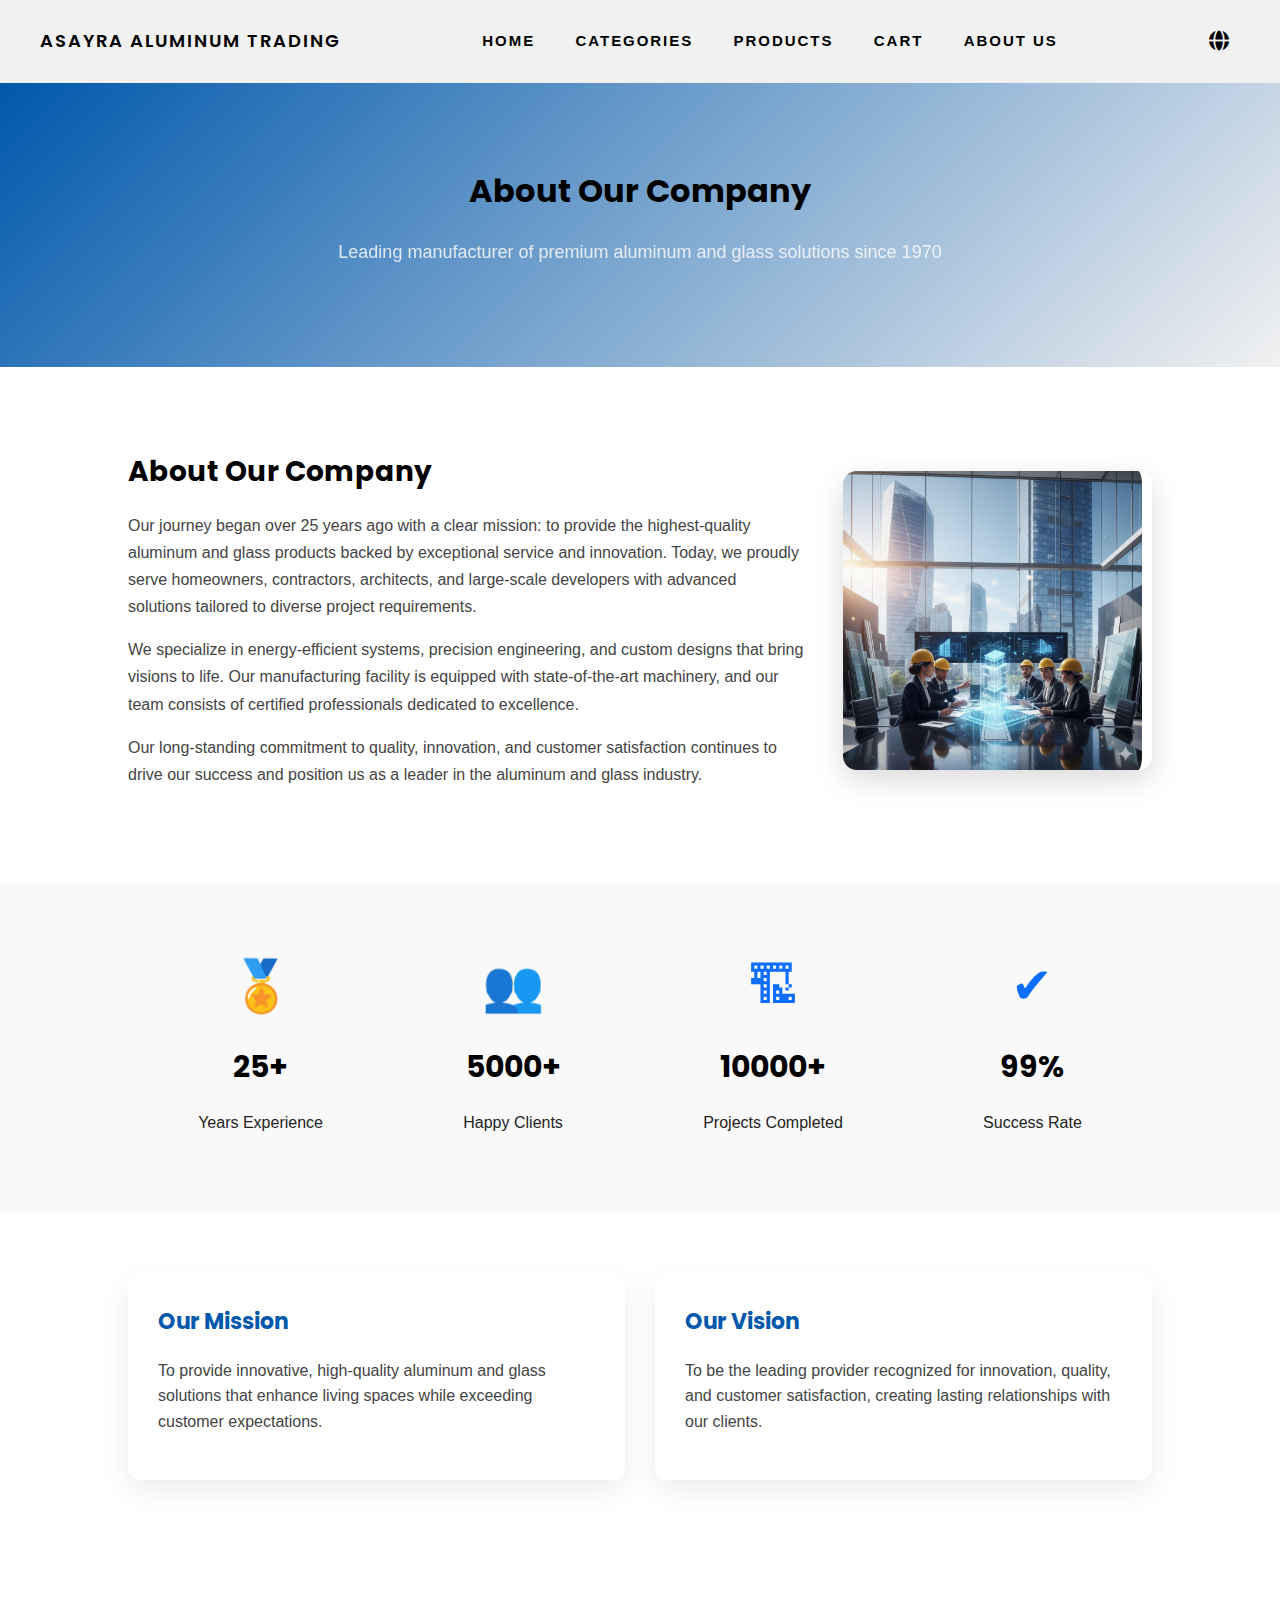
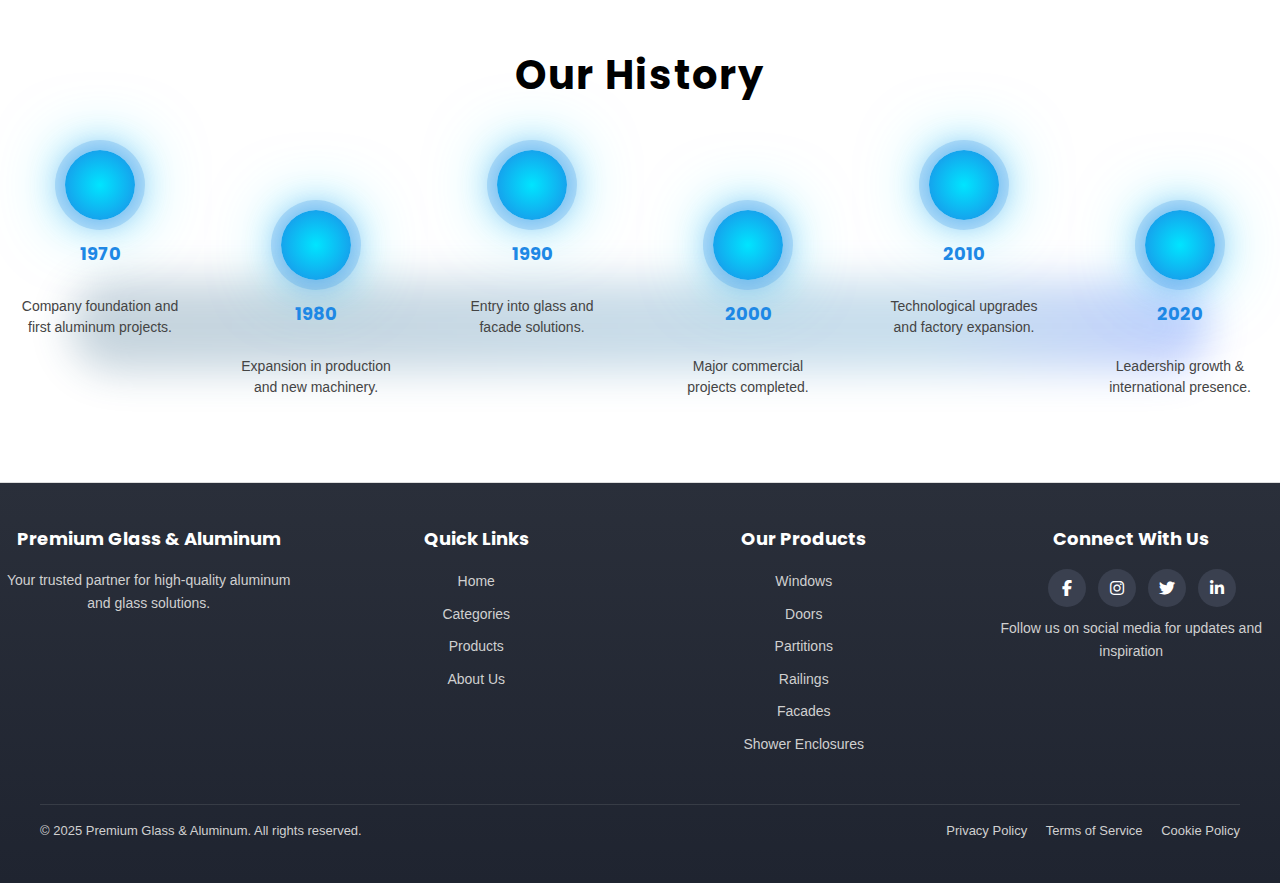
<file: aboutUs.html>
<!DOCTYPE html>
<html lang="en">
<head>
    <meta charset="UTF-8">
    <title>About Us</title>
    <link rel="stylesheet" href="fontawesome/css/all.css">
    <link rel='stylesheet' href='css/aboutUs.css'>
    <link rel='stylesheet' href='css/style.css'>
    <link rel='stylesheet' href='css/footerHome.css'>
    <link rel='stylesheet' href='css/historyAbout.css'>
    <link rel="shortcut icon" href="img/icon.jpg">

    <link href="https://fonts.googleapis.com/css2?family=Source+Sans+3:wght@300;400;600;700&family=Poppins:wght@300;400;600&display=swap" rel="stylesheet">
</head>
<body>
<header class="about-header">
        <nav class='navbar'>
            <div class='logo' data-key='siteName'>Asayra Aluminum Trading</div>
            <ul class='nav-links'>
                <li><a href='index.html' data-key='home'>Home</a></li>
                <li><a href='categories.html' data-key='cat'>Categories</a></li>

                <li><a href='products.html' data-key='products'>Products</a></li>
                <li><a href='cart.html' id='cart-link' data-key='cart'>Cart <span id='cart-count' class='cart-count'>0</span></a></li>
                <li><a href='aboutUs.html' data-key="aboutNav">About us </a></li>
            </ul>

            <div class="language-dropdown">
                <div class="lang-btn">
                    <i class="fas fa-globe"></i>
                </div>

                <div class="lang-menu">
                    <button class="lang-option" data-change="en">English</button>
                    <button class="lang-option" data-change="ar">العربية</button>
                </div>
            </div>

        </nav>

</header>


<section class="about-hero">
    <h2 data-key="about_title">About Our Company</h2>
    <p data-key="about_subtitle">
        Leading manufacturer of premium aluminum and glass solutions since 1970
    </p>
</section>

<section class="about-company">
    <div class="about-text">
        <h3 data-key="about_company_header">About Our Company</h3>

        <p data-key="about_company_p1">
            Our journey began over 25 years ago with a clear mission: to provide the highest-quality aluminum and glass products backed by exceptional service and innovation.
            Today, we proudly serve homeowners, contractors, architects, and large-scale developers with advanced solutions tailored to diverse project requirements.

        </p>

        <p data-key="about_company_p2">
            We specialize in energy-efficient systems, precision engineering, and custom designs that bring visions to life. Our manufacturing facility is equipped with state-of-the-art machinery, and our team consists of certified professionals dedicated to excellence.

        </p>

        <p data-key="about_company_p3">
            Our long-standing commitment to quality, innovation, and customer satisfaction continues to drive our success and position us as a leader in the aluminum and glass industry.
        </p>
    </div>

    <div class="about-img">
        <img src="img/about.jpg" alt="about">
    </div>
</section>

<!-- Stats -->
<section class="about-stats">
    <div class="stat-box">
        <div class="stat-icon">🏅</div>
        <h3>25+</h3>
        <p data-key="years_experience">Years Experience</p>
    </div>
    <div class="stat-box">
        <div class="stat-icon">👥</div>
        <h3>5000+</h3>
        <p data-key="happy_clients">Happy Clients</p>
    </div>
    <div class="stat-box">
        <div class="stat-icon">🏗</div>
        <h3>10000+</h3>
        <p data-key="projects_completed">Projects Completed</p>
    </div>
    <div class="stat-box">
        <div class="stat-icon">✔</div>
        <h3>99%</h3>
        <p data-key="success_rate">Success Rate</p>
    </div>
</section>

<!-- Mission & Vision -->
<section class="mv-section">
    <div class="mv-card">
        <h3 data-key="our_mission_title">Our Mission</h3>
        <p data-key="our_mission_text">
            To provide innovative, high-quality aluminum and glass solutions that enhance
            living spaces while exceeding customer expectations.
        </p>
    </div>

    <div class="mv-card">
        <h3 data-key="our_vision_title">Our Vision</h3>
        <p data-key="our_vision_text">
            To be the leading provider recognized for innovation, quality, and customer
            satisfaction, creating lasting relationships with our clients.
        </p>
    </div>
</section>
<!--history-->
<!--<section class="history-section">-->
<!--    <h2>Our History</h2>-->

<!--    <div class="history-track">-->

<!--        <div class="history-node">-->
<!--            <div class="circle"></div>-->
<!--            <h3>1970</h3>-->
<!--            <p>Company foundation and first aluminum projects.</p>-->
<!--        </div>-->

<!--        <div class="history-node">-->
<!--            <div class="circle"></div>-->
<!--            <h3>1980</h3>-->
<!--            <p>Expansion in production and new machinery.</p>-->
<!--        </div>-->

<!--        <div class="history-node">-->
<!--            <div class="circle"></div>-->
<!--            <h3>1990</h3>-->
<!--            <p>Entry into glass and facade solutions.</p>-->
<!--        </div>-->

<!--        <div class="history-node">-->
<!--            <div class="circle"></div>-->
<!--            <h3>2000</h3>-->
<!--            <p>Major commercial projects completed.</p>-->
<!--        </div>-->

<!--        <div class="history-node">-->
<!--            <div class="circle"></div>-->
<!--            <h3>2010</h3>-->
<!--            <p>Technological upgrades and factory expansion.</p>-->
<!--        </div>-->

<!--        <div class="history-node">-->
<!--            <div class="circle"></div>-->
<!--            <h3>2020</h3>-->
<!--            <p>Leadership growth & international presence.</p>-->
<!--        </div>-->

<!--    </div>-->
<!--</section>-->
<section class="history-section">
    <h2 data-key="history_title">Our History</h2>

    <div class="history-track">

        <div class="history-node">
            <div class="circle"></div>
            <h3 data-key="year_1970">1970</h3>
            <p data-key="hist_1970">Company foundation and first aluminum projects.</p>
        </div>

        <div class="history-node">
            <div class="circle"></div>
            <h3 data-key="year_1980">1980</h3>
            <p data-key="hist_1980">Expansion in production and new machinery.</p>
        </div>

        <div class="history-node">
            <div class="circle"></div>
            <h3 data-key="year_1990">1990</h3>
            <p data-key="hist_1990">Entry into glass and facade solutions.</p>
        </div>

        <div class="history-node">
            <div class="circle"></div>
            <h3 data-key="year_2000">2000</h3>
            <p data-key="hist_2000">Major commercial projects completed.</p>
        </div>

        <div class="history-node">
            <div class="circle"></div>
            <h3 data-key="year_2010">2010</h3>
            <p data-key="hist_2010">Technological upgrades and factory expansion.</p>
        </div>

        <div class="history-node">
            <div class="circle"></div>
            <h3 data-key="year_2020">2020</h3>
            <p data-key="hist_2020">Leadership growth & international presence.</p>
        </div>

    </div>
</section>

<footer class="site-footer">

    <div class="footer-container">

        <div class="footer-col">
            <h3 data-key="footerTitle1">Premium Glass & Aluminum</h3>
            <p data-key="footerDesc1">
                Your trusted partner for high-quality aluminum and glass solutions.
            </p>
        </div>

        <div class="footer-col">
            <h3 data-key="quickLinks">Quick Links</h3>
            <ul>
                <li><a href="index.html" data-key="home"><b>Home</b></a></li>
                <li><a href="#" data-key="categories">Categories</a></li>
                <li><a href="products.html" data-key="products">Products</a></li>
                <li><a href="aboutUs.html" data-key="aboutUs">About Us</a></li>
            </ul>
        </div>

        <div class="footer-col">
            <h3 data-key="ourProductss">Our Products</h3>
            <ul>
                <li><a href="#" data-key="win">Windows</a></li>
                <li><a href="#" data-key="doors">Doors</a></li>
                <li><a href="#" data-key="partitions">Partitions</a></li>
                <li><a href="#" data-key="railings">Railings</a></li>
                <li><a href="#" data-key="facades">Facades</a></li>
                <li><a href="#" data-key="shower">Shower Enclosures</a></li>
            </ul>
        </div>

        <div class="footer-col">
            <h3 data-key="connect">Connect With Us</h3>

            <div class="social-icons">

                <a href="#"><i class="fab fa-facebook-f"></i></a>
                <a href="#"><i class="fab fa-instagram"></i></a>
                <a href="#"><i class="fab fa-twitter"></i></a>
                <a href="#"><i class="fab fa-linkedin-in"></i></a>
            </div>

            <p class="social-text" data-key="followUs">
                Follow us on social media for updates and inspiration
            </p>
        </div>

    </div>

    <div class="footer-bottom">
        <span data-key="footerRights">© 2025 Premium Glass & Aluminum. All rights reserved.</span>
        <div class="footer-links">
            <a href="#" data-key="privacy">Privacy Policy</a>
            <a href="#" data-key="terms">Terms of Service</a>
            <a href="#" data-key="cookies">Cookie Policy</a>
        </div>
    </div>

</footer>


<script src='js/app.js'></script>

</body>
</html>
</file>
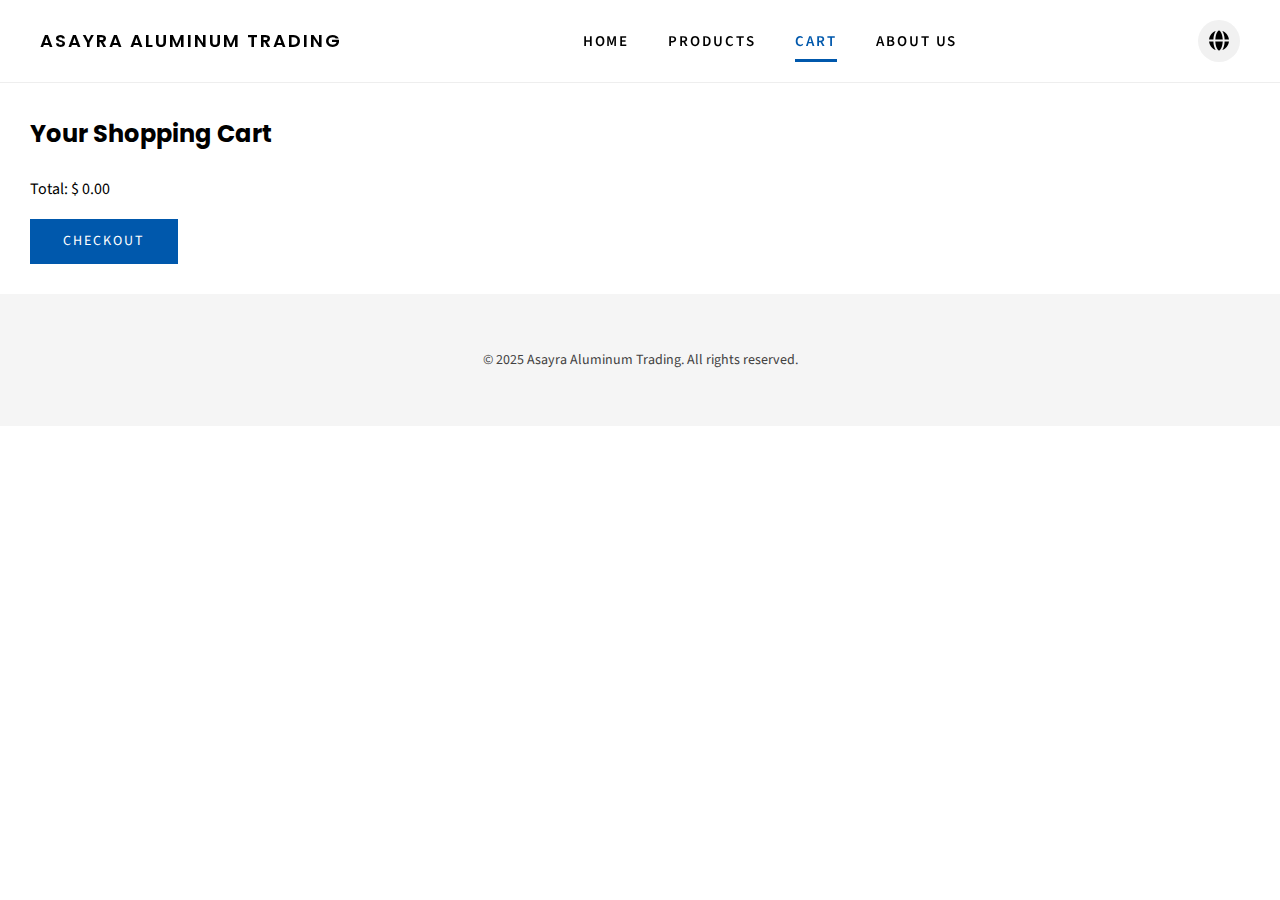
<file: cart.html>
<!DOCTYPE html>
<html lang='en'>
<head>
  <meta charset='UTF-8'>
  <meta name='viewport' content='width=device-width, initial-scale=1.0'>
  <title>Your Cart</title>
    <link rel="stylesheet" href="fontawesome/css/all.css">

    <link href="https://fonts.googleapis.com/css2?family=Source+Sans+3:wght@300;400;600;700&family=Poppins:wght@300;400;600&display=swap" rel="stylesheet">
  <link rel='stylesheet' href='css/style.css'>
    <link rel="shortcut icon" href="img/icon.jpg">

</head>
<body>
  <header>
    <nav class='navbar'>
      <div class='logo' data-key='siteName'>Asayra Aluminum Trading</div>
      <ul class='nav-links'>
        <li><a href='index.html' data-key='home'>Home</a></li>
        <li><a href='products.html' data-key='products'>Products</a></li>
        <li><a href='cart.html' class='active' data-key='cart'>Cart</a></li>
          <li><a href='aboutUs.html' data-key="aboutNav">About us </a></li>
      </ul>
<!--      <div class='language-switch'>-->
<!--        <button id='lang-en'>EN</button>-->
<!--        <button id='lang-ar'>AR</button>-->
<!--      </div>-->
<!--        <div class="language-dropdown">-->
<!--            <div class="lang-btn">🌐</div>-->

<!--            <div class="lang-menu">-->
<!--                <button class="lang-option" data-change="en">English</button>-->
<!--                <button class="lang-option" data-change="ar">العربية</button>-->
<!--            </div>-->
<!--        </div>-->
        <div class="language-dropdown">
            <div class="lang-btn">
                <i class="fas fa-globe"></i>
            </div>

            <div class="lang-menu">
                <button class="lang-option" data-change="en">English</button>
                <button class="lang-option" data-change="ar">العربية</button>
            </div>
        </div>
    </nav>
  </header>

  <section class='cart'>
    <h2 data-key='yourCart'>Your Shopping Cart</h2>
    <div id='cart-items'></div>
    <p id='total-price'><span data-key='total'>Total</span>: $0.00</p>
    <button id='checkout-btn' class='btn' data-key='checkout'>Checkout</button>
  </section>

  <footer>
    <p data-key='footer'>© 2025 Asayra Aluminum Trading. All rights reserved.</p>
  </footer>
  <script src='js/app.js'></script>
  <script src='js/cart.js'></script>
</body>
</html>
</file>
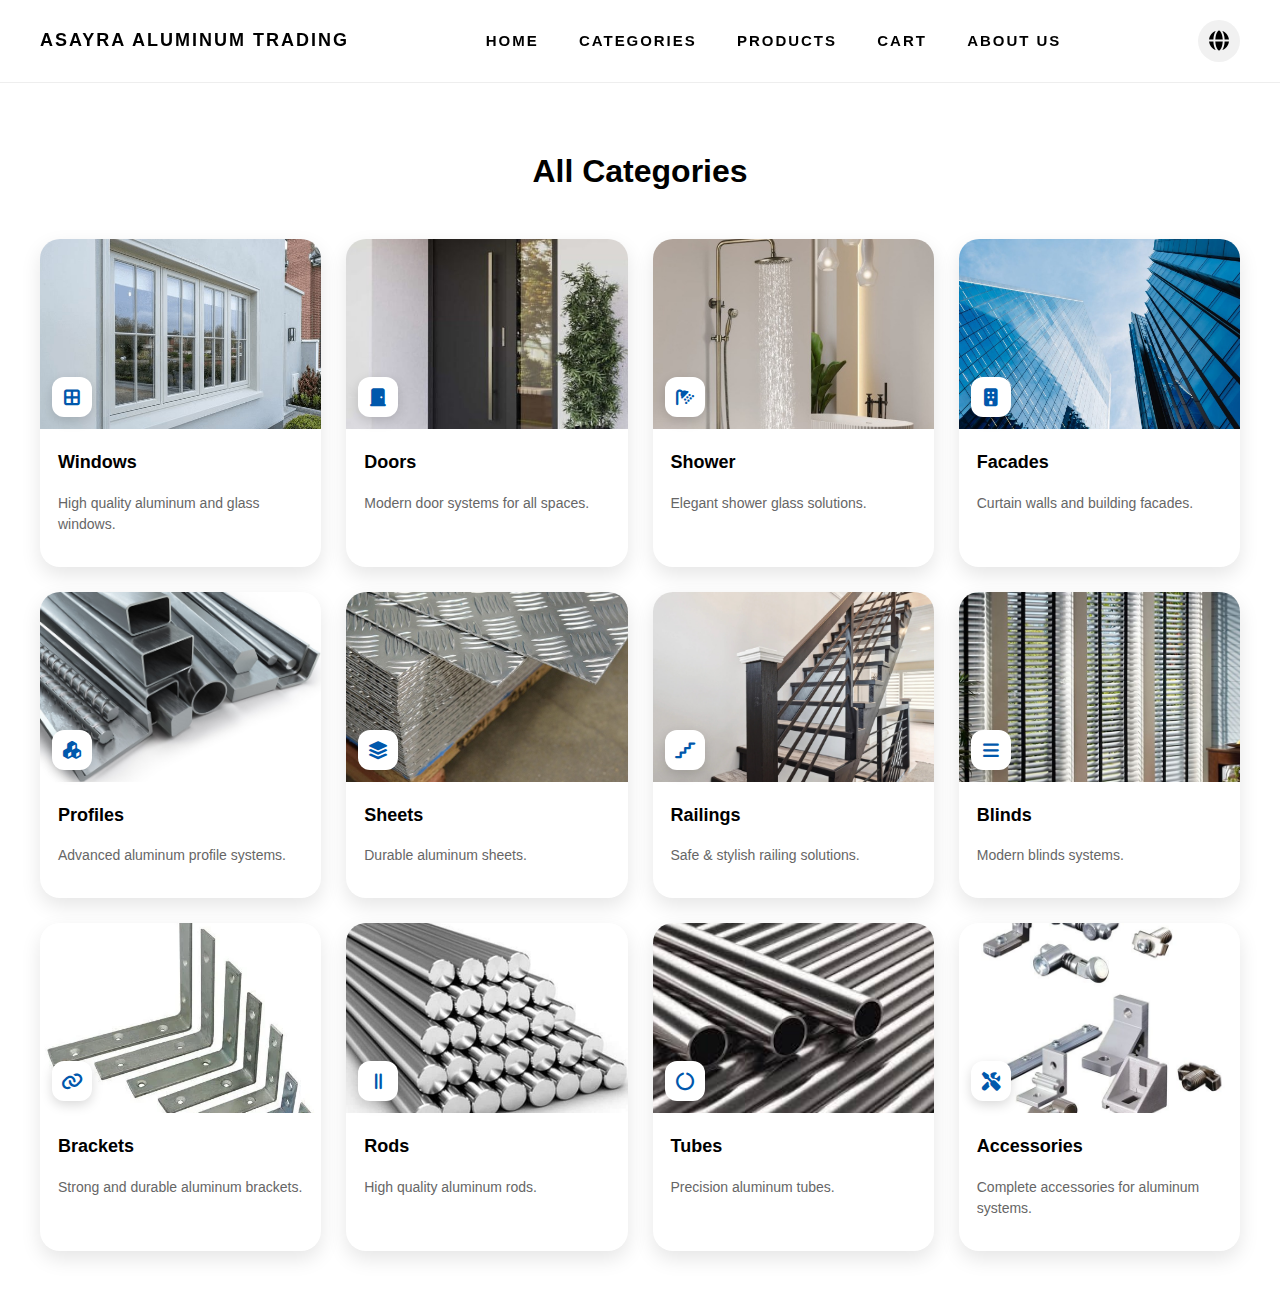
<file: categories.html>
<!DOCTYPE html>
<html lang="en">
<head>
    <meta charset="UTF-8">
    <title>Categories</title>
    <link rel="stylesheet" href="fontawesome/css/all.css">
    <link rel='stylesheet' href='css/styleCategories.css'>
    <link rel='stylesheet' href='css/style.css'>
    <link rel="shortcut icon" href="img/icon.jpg">


</head>
<body>
<header>
    <nav class='navbar'>
        <div class='logo' data-key='siteName'>Asayra Aluminum Trading</div>
        <ul class='nav-links'>
            <li><a href='index.html' data-key='home'>Home</a></li>
            <li><a href='categories.html' data-key='cat'>Categories</a></li>
            <li><a href='products.html' data-key='products'>Products</a></li>
            <li><a href='cart.html' id='cart-link' data-key='cart'>Cart <span id='cart-count' class='cart-count'>0</span></a></li>
            <li><a href='aboutUs.html' data-key="aboutNav">About us </a></li>
        </ul>
        <div class="language-dropdown">
            <div class="lang-btn">
                <i class="fas fa-globe"></i>
            </div>

            <div class="lang-menu">
                <button class="lang-option" data-change="en">English</button>
                <button class="lang-option" data-change="ar">العربية</button>
            </div>
        </div>

    </nav>
</header>
<!--<section class="categories-section">-->
<!--    <h2>All Categories</h2>-->

<!--    <div class="cards-container">-->

<!--        &lt;!&ndash; الصف الأول &ndash;&gt;-->
<!--        <a href="#" class="card">-->
<!--            <div class="card-img">-->
<!--                <img src="img/window.jpg">-->
<!--                <i class="icon fas fa-border-all"></i>-->
<!--            </div>-->
<!--            <div class="card-content">-->
<!--                <h3>Windows</h3>-->
<!--                <p>High quality aluminum and glass windows.</p>-->
<!--            </div>-->
<!--        </a>-->

<!--        <a href="#" class="card">-->
<!--            <div class="card-img">-->
<!--                <img src="img/door1.jpg">-->
<!--                <i class="icon fas fa-door-closed"></i>-->
<!--            </div>-->
<!--            <div class="card-content">-->
<!--                <h3>Doors</h3>-->
<!--                <p>Modern door systems for all spaces.</p>-->
<!--            </div>-->
<!--        </a>-->

<!--        <a href="#" class="card">-->
<!--            <div class="card-img">-->
<!--                <img src="img/shower1.jpg">-->
<!--                <i class="icon fas fa-shower"></i>-->
<!--            </div>-->
<!--            <div class="card-content">-->
<!--                <h3>Shower</h3>-->
<!--                <p>Elegant shower glass solutions.</p>-->
<!--            </div>-->
<!--        </a>-->

<!--        <a href="#" class="card">-->
<!--            <div class="card-img">-->
<!--                <img src="img/facades.jpg">-->
<!--                <i class="icon fas fa-building"></i>-->
<!--            </div>-->
<!--            <div class="card-content">-->
<!--                <h3>Facades</h3>-->
<!--                <p>Curtain walls and building facades.</p>-->
<!--            </div>-->
<!--        </a>-->

<!--        &lt;!&ndash; الصف الثاني &ndash;&gt;-->
<!--        <a href="#" class="card">-->
<!--            <div class="card-img">-->
<!--                <img src="img/profiles.jpg">-->
<!--                <i class="icon fas fa-cubes"></i>-->
<!--            </div>-->
<!--            <div class="card-content">-->
<!--                <h3>Profiles</h3>-->
<!--                <p>Advanced aluminum profile systems.</p>-->
<!--            </div>-->
<!--        </a>-->

<!--        <a href="#" class="card">-->
<!--            <div class="card-img">-->
<!--                <img src="img/sheets.jpg">-->
<!--                <i class="icon fas fa-layer-group"></i>-->
<!--            </div>-->
<!--            <div class="card-content">-->
<!--                <h3>Sheets</h3>-->
<!--                <p>Durable aluminum sheets.</p>-->
<!--            </div>-->
<!--        </a>-->

<!--        <a href="#" class="card">-->
<!--            <div class="card-img">-->
<!--                <img src="img/railings.jpg">-->
<!--                <i class="icon fas fa-stairs"></i>-->
<!--            </div>-->
<!--            <div class="card-content">-->
<!--                <h3>Railings</h3>-->
<!--                <p>Safe & stylish railing solutions.</p>-->
<!--            </div>-->
<!--        </a>-->

<!--        <a href="#" class="card">-->
<!--            <div class="card-img">-->
<!--                <img src="img/blinds.jpg">-->
<!--                <i class="icon fas fa-bars"></i>-->
<!--            </div>-->
<!--            <div class="card-content">-->
<!--                <h3>Blinds</h3>-->
<!--                <p>Modern blinds systems.</p>-->
<!--            </div>-->
<!--        </a>-->

<!--        &lt;!&ndash; ✅ الصف الثالث (اللي بدك ياه يضاف) &ndash;&gt;-->
<!--        <a href="#" class="card">-->
<!--            <div class="card-img">-->
<!--                <img src="img/brackets.webp">-->
<!--                <i class="icon fas fa-link"></i>-->
<!--            </div>-->
<!--            <div class="card-content">-->
<!--                <h3>Brackets</h3>-->
<!--                <p>Strong and durable aluminum brackets.</p>-->
<!--            </div>-->
<!--        </a>-->

<!--        <a href="#" class="card">-->
<!--            <div class="card-img">-->
<!--                <img src="img/rods.jpg">-->
<!--                <i class="icon fas fa-grip-lines-vertical"></i>-->
<!--            </div>-->
<!--            <div class="card-content">-->
<!--                <h3>Rods</h3>-->
<!--                <p>High quality aluminum rods.</p>-->
<!--            </div>-->
<!--        </a>-->

<!--        <a href="#" class="card">-->
<!--            <div class="card-img">-->
<!--                <img src="img/tubes.jpeg">-->
<!--                <i class="icon fas fa-circle-notch"></i>-->
<!--            </div>-->
<!--            <div class="card-content">-->
<!--                <h3>Tubes</h3>-->
<!--                <p>Precision aluminum tubes.</p>-->
<!--            </div>-->
<!--        </a>-->

<!--        <a href="#" class="card">-->
<!--            <div class="card-img">-->
<!--                <img src="img/accessories.jpg">-->
<!--                <i class="icon fas fa-tools"></i>-->
<!--            </div>-->
<!--            <div class="card-content">-->
<!--                <h3>Accessories</h3>-->
<!--                <p>Complete accessories for aluminum systems.</p>-->
<!--            </div>-->
<!--        </a>-->

<!--    </div>-->
<!--</section>-->
<section class="categories-section">
    <h2 data-key="cat_title1">All Categories</h2>

    <div class="cards-container">

        <!-- 1 -->
        <a href="#" class="card">
            <div class="card-img">
                <img src="img/window.jpg">
                <i class="icon fas fa-border-all"></i>
            </div>
            <div class="card-content">
                <h3 data-key="cat_windows_title1">Windows</h3>
                <p data-key="cat_windows_desc1">High quality aluminum and glass windows.</p>
            </div>
        </a>

        <!-- 2 -->
        <a href="#" class="card">
            <div class="card-img">
                <img src="img/door1.jpg">
                <i class="icon fas fa-door-closed"></i>
            </div>
            <div class="card-content">
                <h3 data-key="cat_doors_title1">Doors</h3>
                <p data-key="cat_doors_desc1">Modern door systems for all spaces.</p>
            </div>
        </a>

        <!-- 3 -->
        <a href="#" class="card">
            <div class="card-img">
                <img src="img/shower1.jpg">
                <i class="icon fas fa-shower"></i>
            </div>
            <div class="card-content">
                <h3 data-key="cat_shower_title1">Shower</h3>
                <p data-key="cat_shower_desc1">Elegant shower glass solutions.</p>
            </div>
        </a>

        <!-- 4 -->
        <a href="#" class="card">
            <div class="card-img">
                <img src="img/facades.jpg">
                <i class="icon fas fa-building"></i>
            </div>
            <div class="card-content">
                <h3 data-key="cat_facades_title1">Facades</h3>
                <p data-key="cat_facades_desc1">Curtain walls and building facades.</p>
            </div>
        </a>

        <!-- 5 -->
        <a href="#" class="card">
            <div class="card-img">
                <img src="img/profiles.jpg">
                <i class="icon fas fa-cubes"></i>
            </div>
            <div class="card-content">
                <h3 data-key="cat_profiles_title1">Profiles</h3>
                <p data-key="cat_profiles_desc1">Advanced aluminum profile systems.</p>
            </div>
        </a>

        <!-- 6 -->
        <a href="#" class="card">
            <div class="card-img">
                <img src="img/sheets.jpg">
                <i class="icon fas fa-layer-group"></i>
            </div>
            <div class="card-content">
                <h3 data-key="cat_sheets_title1">Sheets</h3>
                <p data-key="cat_sheets_desc1">Durable aluminum sheets.</p>
            </div>
        </a>

        <!-- 7 -->
        <a href="#" class="card">
            <div class="card-img">
                <img src="img/railings.jpg">
                <i class="icon fas fa-stairs"></i>
            </div>
            <div class="card-content">
                <h3 data-key="cat_railings_title1">Railings</h3>
                <p data-key="cat_railings_desc1">Safe & stylish railing solutions.</p>
            </div>
        </a>

        <!-- 8 -->
        <a href="#" class="card">
            <div class="card-img">
                <img src="img/blinds.jpg">
                <i class="icon fas fa-bars"></i>
            </div>
            <div class="card-content">
                <h3 data-key="cat_blinds_title1">Blinds</h3>
                <p data-key="cat_blinds_desc1">Modern blinds systems.</p>
            </div>
        </a>

        <!-- 9 -->
        <a href="#" class="card">
            <div class="card-img">
                <img src="img/brackets.webp">
                <i class="icon fas fa-link"></i>
            </div>
            <div class="card-content">
                <h3 data-key="cat_brackets_title">Brackets</h3>
                <p data-key="cat_brackets_desc">Strong and durable aluminum brackets.</p>
            </div>
        </a>

        <!-- 10 -->
        <a href="#" class="card">
            <div class="card-img">
                <img src="img/rods.jpg">
                <i class="icon fas fa-grip-lines-vertical"></i>
            </div>
            <div class="card-content">
                <h3 data-key="cat_rods_title">Rods</h3>
                <p data-key="cat_rods_desc">High quality aluminum rods.</p>
            </div>
        </a>

        <!-- 11 -->
        <a href="#" class="card">
            <div class="card-img">
                <img src="img/tubes.jpeg">
                <i class="icon fas fa-circle-notch"></i>
            </div>
            <div class="card-content">
                <h3 data-key="cat_tubes_title">Tubes</h3>
                <p data-key="cat_tubes_desc">Precision aluminum tubes.</p>
            </div>
        </a>

        <!-- 12 -->
        <a href="#" class="card">
            <div class="card-img">
                <img src="img/accessories.jpg">
                <i class="icon fas fa-tools"></i>
            </div>
            <div class="card-content">
                <h3 data-key="cat_accessories_title">Accessories</h3>
                <p data-key="cat_accessories_desc">Complete accessories for aluminum systems.</p>
            </div>
        </a>

    </div>
</section>

<script src='js/app.js'></script>
<script src='js/cart.js'></script>
</body>
</html>
</file>
<file: css/aboutUs.css>
body {
    margin: 0;
    font-family: "Poppins", sans-serif;
    background: #ffffff;
    color: #333;
}

/* Header */
.about-header {
    text-align: center;
    padding: 80px 20px;
    background: linear-gradient(135deg, #f1f1f1, #f1f1f1);
    color: #fff;
}

.about-header h1 {
    font-size: 42px;
    margin-bottom: 10px;
}

.about-header p {
    font-size: 18px;
    opacity: 0.8;
}


.about-container {
    display: flex;
    align-items: flex-start;
    gap: 40px;
}

.about-container p {
    max-width: 7000px; /* جرب 600 - 700 */
    line-height: 1.7;
}

.about-hero {
    background: linear-gradient(135deg, #0058AC, #f1f1f1);;
    color: #fff;
    text-align: center;
    padding: 80px 20px;
}
.about-hero h2 {
    font-size: 32px;
    margin-bottom: 10px;
}
.about-hero p {
    opacity: .8;
    font-size: 18px;
}

/* ABOUT SECTION */
.about-company {
    display: flex;
    justify-content: space-between;
    gap: 40px;
    padding: 80px 10%;
    align-items: center;
}

.about-company img {
    width: 100%;
    border-radius: 14px;
    box-shadow: 0 10px 30px rgba(0,0,0,0.15);
    padding-right:10px;
}
.about-text h3 {
    font-size: 28px;
    margin-bottom: 15px;
}
.about-text p {
    margin-bottom: 15px;
    line-height: 1.7;
    color: #444;
}

/* STATS */
.about-stats {
    display: flex;
    justify-content: space-around;
    padding: 60px 10%;
    background: #f9f9f9;
}
.stat-box {
    text-align: center;
}
.stat-icon {
    font-size: 50px;
    color: #0d6efd;
}
.stat-box h3 {
    font-size: 30px;
    margin: 10px 0;
}

/* Mission & Vision Section */
.mv-section {
    display: flex;
    gap: 30px;
    padding: 60px 10%;
}
.mv-card {
    background: #fff;
    padding: 30px;
    border-radius: 12px;
    box-shadow: 0 10px 30px rgba(0,0,0,0.08);
    width: 50%;
}
.mv-card h3 {
    font-size: 22px;
    margin-bottom: 15px;
    color:#0058AC;
}
.mv-card p {
    color: #444;
    line-height: 1.6;
}

/* Responsive */
@media(max-width: 900px) {
    .about-company,
    .about-stats,
    .mv-section {
        flex-direction: column;
        text-align: center;
    }
    .mv-card {
        width: 100%;
    }
}
</file>
<file: css/style.css>
:root { color-scheme: light; }
* { box-sizing: border-box; }
body { margin: 0; font-family: 'Cairo', sans-serif; background: #f9f9f9;
    overflow-x: hidden !important;}/**/
body[dir='rtl'] .nav-links { direction: rtl; }
header {/**/
    width: 100vw !important;
    margin: 0;
    padding: 0 !important;
    position: sticky;
    top: 0;
    left: 50%;
    margin-left: -50vw;
    z-index: 100;
    background: #ffffffcc;
    border-bottom: 1px solid #EEE;
    backdrop-filter: blur(10px);
}/**/
.navbar { display: flex; align-items: center; justify-content: space-between; padding: 20px 40px !important; background: #333; color: #fff; }
.nav-links { list-style: none; padding: 0; margin: 0; }
.nav-links li { display: inline-block; margin: 0 18px; }
.nav-links a { color: #000; text-decoration: none; transition: color 0.2s ease; padding-bottom: 10px; letter-spacing: 1.95px;text-transform: uppercase;font-weight: 600;font-size: 15px;position: relative;}
.nav-links a::after {
    content: "";
    position: absolute;
    left: 0;
    bottom: 0;
    width: 0;
    height: 3px;
    background: #0058AC;
    transition: width 0.25s ease;
}
.nav-links a:hover ::after,
.nav-links a:focus::after,
.nav-links a.active::after {
    width: 100%;
}
.nav-links a:hover { color: #0058AC; }

.language-switch button { margin-left: 8px; padding: 6px 10px; border: none; border-radius: 4px; cursor: pointer; }
.language-switch button:hover { background: #555; color: #fff; }

.hero { text-align: center; padding: 100px 20px; background: linear-gradient(135deg, #ff9800, #0058AC); color: #fff; animation: fadeIn 1.0s ease-in-out; }
.btn { display: inline-block; padding: 10px 20px; background: #fff; color: #333; border-radius: 5px; text-decoration: none; transition: transform 0.2s ease; border: 1px solid #ddd; }
.btn:hover { transform: scale(1.05); }

.filter-bar { display: flex; gap: 12px; align-items: center; padding: 20px 30px; background: #fff; border-bottom: 1px solid #eee; }
.filter-bar input, .filter-bar select { padding: 10px 12px; border: 1px solid #ddd; border-radius: 6px; width: 100%; max-width: 320px; }

.products { padding: 30px; }
.product-grid { display: grid; grid-template-columns: repeat(auto-fit, minmax(220px, 1fr)); gap: 20px; }
.product-card { background: #fff; padding: 15px; border-radius: 8px; box-shadow: 0 2px 8px rgba(0,0,0,0.08); transition: transform 0.2s ease, box-shadow 0.2s ease; display: flex; flex-direction: column; }
.product-card:hover { transform: translateY(-3px); box-shadow: 0 6px 16px rgba(0,0,0,0.12); }
.product-card img { width: 100%; height: 140px; object-fit: cover; border-radius: 6px; margin-bottom: 10px; }
.product-card h3 { font-size: 1.05rem; margin: 6px 0; }
.product-card .desc { font-size: 0.9rem; color: #555; min-height: 42px; }
.product-card .price { font-weight: 700; margin: 8px 0; }
.product-card .add-to-cart, .product-card .view-details { margin-top: 6px; padding: 8px 10px; border: none; border-radius: 6px; cursor: pointer; }
.product-card .add-to-cart { background: #1967d2; color: #fff; }
.product-card .add-to-cart:hover { background: #164fb0; }
.product-card .view-details { background: #eee; }
.product-card .view-details:hover { background: #ddd; }

.modal { display: none; position: fixed; inset: 0; background: rgba(0,0,0,0.5); justify-content: center; align-items: center; }
.modal.show { display: flex; animation: fadeIn 0.25s ease; }
.modal.hide { animation: fadeOut 0.25s ease forwards; }
.modal-content { width: 95%; max-width: 520px; background: #fff; padding: 20px; border-radius: 10px; position: relative; box-shadow: 0 10px 24px rgba(0,0,0,0.2); }
.modal-content img { width: 100%; border-radius: 8px; margin-bottom: 10px; }
.modal-content .close { position: absolute; right: 12px; top: 12px; font-size: 22px; line-height: 22px; }
@keyframes fadeIn { from { opacity: 0; transform: translateY(12px); } to { opacity: 1; transform: translateY(0); } }
@keyframes fadeOut { from { opacity: 1; transform: translateY(0); } to { opacity: 0; transform: translateY(12px); } }

.cart { padding: 30px; }
#cart-items div { display: flex; justify-content: space-between; padding: 10px 0; border-bottom: 1px solid #eee; }


/* === Aluminium Glass Design style + animations === */
body {
  font-family: "Source Sans 3", sans-serif;
  color: #000000;
  background: #FFFFFF;
  line-height: 1.75;
}

h1, h2, h3, h4, h5, h6 {
  font-family: "Poppins", sans-serif;
  color: #000000;
  letter-spacing: 0;
  margin-top: 0;
}

header {
  border-bottom: 1px solid #EEEEEE;
  position: sticky;
  top: 0;
  z-index: 50;
  background: #ffffffcc;
  backdrop-filter: blur(10px);
}

.navbar {
  background: transparent;
  color: #000000;
  padding: 18px 40px;
  display: flex;
  justify-content: space-between;
  align-items: center;
}

.logo {
  font-family: "Poppins", sans-serif;
  font-weight: 600;
  font-size: 18px;
  letter-spacing: 2px;
  text-transform: uppercase;
}

.nav-links li {
  margin: 0 18px;
}

.nav-links a {
  position: relative;
  font-weight: 600;
  font-size: 15px;
  line-height: 20px;
  letter-spacing: 1.95px;
  text-transform: uppercase;
  color: #000000;
  padding-bottom: 10px;
  transition: color 0.2s ease;
}

.nav-links a::after {
  content: "";
  position: absolute;
  left: 0;
  bottom: 0;
  width: 0;
  height: 3px;
  background: #0058AC;
  transition: width 0.25s ease;
}

.nav-links a:hover::after,
.nav-links a:focus::after,
.nav-links a.active::after {
  width: 100%;
}

.nav-links a:hover,
.nav-links a:focus,
.nav-links a.active {
  color: #0058AC;
}

/* Cart count badge + animation */
.cart-count {
  display: inline-flex;
  align-items: center;
  justify-content: center;
  min-width: 22px;
  height: 22px;
  margin-left: 6px;
  border-radius: 999px;
  background: #0058AC;
  color: #ffffff;
  font-size: 12px;
  font-weight: 600;
  box-shadow: 0 0 0 0 #0058AC;
  transition: transform 0.18s ease, box-shadow 0.18s ease;
}

.cart-count.bump {
  transform: scale(1.15);
  box-shadow: 0 0 0 6px rgba(190,30,16,0);
}

/* Generic buttons + click animation */
.btn,
button,
.add-to-cart,
.view-details {
  cursor: pointer;
  transition: transform 0.12s ease, box-shadow 0.12s ease, background-color 0.2s ease, color 0.2s ease;
}

.btn:active,
button:active,
.add-to-cart:active,
.view-details:active {
  transform: translateY(1px) scale(0.98);
  box-shadow: 0 3px 8px rgba(0,0,0,0.18);
}

.btn {
  display: inline-block;
  padding: 12px 32px;
  border-radius: 0;
  border: 1px solid #0058AC;
  background-color: #0058AC;
  color: #FFFFFF;
  font-family: "Source Sans 3", sans-serif;
  font-weight: 400;
  font-size: 14px;
  line-height: 19px;
  letter-spacing: 2px;
  text-transform: uppercase;
  text-decoration: none;
}

.btn:hover,
.btn:focus {
  background-color: #FFFFFF;
  color: #0058AC;
  transform: translateY(-1px);
  box-shadow: 0 5px 14px rgba(0,0,0,0.18);
}

/* Product cards hover animation */
.product-card {
  border-radius: 0;
  border: 1px solid #EEEEEE;
  box-shadow: 0 3px 10px rgba(0,0,0,0.04);
  transition: box-shadow 0.20s ease, transform 0.20s ease, border-color 0.20s ease;
  overflow: hidden;
}

.product-card:hover {
  transform: translateY(-4px);
  border-color: #d4d4d4;
  box-shadow: 0 10px 24px rgba(0,0,0,0.10);
}

.product-card img {
  display: block;
  width: 100%;
  height: 200px;
  object-fit: cover;
}

.product-card h3 {
  font-family: "Poppins", sans-serif;
  font-weight: 600;
  color: #000000;
}

.product-card .desc {
  color: #707070;
  font-size: 0.95rem;
}

.product-card .price {
  color: #0058AC;
  font-weight: 600;
}

/* Cart rows */
.cart-row {
  display: flex;
  justify-content: space-between;
  align-items: center;
  padding: 8px 0;
  border-bottom: 1px solid #EEEEEE;
  font-size: 0.95rem;
}

.cart-remove {
  border: none;
  background: transparent;
  font-size: 18px;
  cursor: pointer;
  padding: 0 4px;
  line-height: 1;
}

.cart-remove:hover {
  color: #0058AC;
}

/* Hero background for main page */
.hero {
  position: relative;
  padding: 120px 40px;
  background-image: url("img/hero-factory.svg");
  background-size: cover;
  background-position: center;
  color: #ffffff;
  text-align: left;
  overflow: hidden;
}

.hero::before {
  content: "";
  position: absolute;
  inset: 0;
  background: linear-gradient(90deg, rgba(0,0,0,0.75), rgba(0,0,0,0.15));
}

.hero > * {
  position: relative;
  max-width: 640px;
}

.hero h1 {
  font-family: "Poppins", sans-serif;
  font-size: 3.2rem;
  line-height: 1.1;
  margin-bottom: 24px;
}

.hero p {
  font-size: 1.05rem;
  color: #e5e7eb;
  margin: 0 0 30px 0;
}

/* Filter bar styling */
.filter-bar {
  background: #FFFFFF;
  border-bottom: 1px solid #DCDCDC;
  color: #424141;
  padding: 16px 40px;
  display: flex;
  gap: 16px;
  align-items: center;
  position: sticky;
  top: 72px;
  z-index: 40;
}

.filter-bar input,
.filter-bar select {
  border-radius: 0;
  border: 1px solid #C1C1C1;
  font-family: "Source Sans 3", sans-serif;
  padding: 8px 10px;
}

footer {
  background: #F5F5F5;
  color: #424141;
  padding: 40px;
  font-size: 14px;
  text-align: center;
}

footer a {
  color: #000000;
}

footer a:hover {
  color: #0058AC;
}

.btn.clicked,
.add-to-cart.clicked,
.view-details.clicked {
  transform: translateY(1px) scale(0.97);
  box-shadow: 0 2px 6px rgba(0,0,0,0.20);
}
/* === FULLSCREEN HERO VIDEO === */
/* FORCE FULL WIDTH VIDEO */
.hero-video {
    position: relative;
    width: 100vw !important; /* عرض الشاشة بالكامل */
    margin: 0;
    left: 50%;
    right: 50%;
    margin-left: -50vw;
    margin-right: -50vw;
    height: 100vh; /* إذا بدك ملء الشاشة */
    overflow: hidden;
    z-index: 1;
}

.hero-video video {
    width: 100%;
    height: 100%;
    object-fit: cover;
}

/* Dark overlay *//********/
.hero-video .overlay {
    position: absolute;
    inset: 0;
    background: rgba(0,0,0,0.35);
    z-index: 2;
}
/* =======================================================
   HERO CONTENT OVER VIDEO
======================================================= */
.hero-content {
    position: absolute;
    top: 50%;
    left: 50%;
    transform: translate(-50%, -50%);
    z-index: 3;
    text-align: center;
    color: #fff;
    max-width: 600px;
}

.hero-content h1 {
   /* font-size: 3rem;
    font-family: "Poppins", sans-serif;
    margin-bottom: 12px;*/
    font-family: 'Poppins', sans-serif;
    font-weight: 600;
    font-size: 3.4rem;
    line-height: 1.1;
    letter-spacing: 0.5px;
    margin-bottom: 50px;
    color: #ffffff; /* لو تريده أبيض فوق الفيديو */
}

.hero-content p {
    /*font-size: 1.2rem;
    margin-bottom: 20px;*/
    font-family: 'Poppins', sans-serif;
    font-weight: 300;
    font-size: 1.3rem;
    opacity: 0.95;
    margin-bottom: 5px; /* مساحة إضافية قبل الزر */
}

/* BUTTON STYLE */
/*
.hero-content .btn {
    background:#0058AC ;
    color: #fff;
    padding: 12px 32px;
    border: 1px solid #fff;
    text-transform: uppercase;
    letter-spacing: 2px;
    cursor: pointer;
    text-decoration: none;
    transition: 0.3s;
}
.hero-content .btn:hover {
    background: white;
    color: #be1e10;
}*/
.hero-content .btn {
    display: inline-block;
    padding: 16px 38px;/*18px 45px*/
    background: #0058AC;
    color: #fff;
    border: none;
    border-radius: 8px;
    font-size: 1.1rem;/*18*/
    font-weight: 600;
    letter-spacing: 1px;
    text-transform: uppercase;
    cursor: pointer;
    text-decoration: none;
    margin-top: 10px;
    box-shadow: 0 8px 18px rgba(0,0,0,0.25);
    transition: all 0.25s ease;
}

.hero-content .btn:hover {
    background: #ffffff;
    color: #0058AC;
    transform: translateY(-4px);
    box-shadow: 0 12px 25px rgba(0,0,0,0.35);
}

.hero-content .btn:active {
    transform: scale(0.96);
}

/*house img*/
/*.image-container {*/
/*    position: relative;*/
/*    width: 100%;*/
/*}*/

/*.main-image {*/
/*    width: 100%;*/
/*    display: block;*/
/*}*/

/*.hotspot {*/
/*    position: absolute;*/
/*    cursor: pointer;*/
/*}*/

/*!* Marker circle *!*/
/*.marker {*/
/*    width: 32px;*/
/*    height: 32px;*/
/*    background: #be1e10;*/
/*    color: #fff;*/
/*    border-radius: 50%;*/
/*    display: flex;*/
/*    align-items: center;*/
/*    justify-content: center;*/
/*    font-weight: 700;*/
/*    font-size: 16px;*/
/*}*/

/*!* Info box *!*/
/*.info-box {*/
/*    position: absolute;*/
/*    top: 0;*/
/*    left: 40px;*/
/*    background: white;*/
/*    padding: 18px 22px;*/
/*    min-width: 220px;*/
/*    border-radius: 12px;*/
/*    box-shadow: 0 4px 18px rgba(0,0,0,0.15);*/
/*    opacity: 0;*/
/*    pointer-events: none;*/
/*    transition: 0.25s ease;*/
/*    transform: translateY(-10px);*/
/*}*/

/*!* Show on hover *!*/
/*.hotspot:hover .info-box {*/
/*    opacity: 1;*/
/*    transform: translateY(0);*/
/*}*/

/*.info-box h3 {*/
/*    margin: 0 0 6px 0;*/
/*    font-size: 18px;*/
/*}*/

/*.info-box p {*/
/*    margin: 0;*/
/*    font-size: 14px;*/
/*    color: #555;*/
/*}*/
/* النقطة */
/* ===========================
   HOUSE HOTSPOTS (DERCHI STYLE)
   =========================== */

.house-hotspots {
    max-width: 1400px;
    margin: 40px auto 80px;
    padding: 0 16px;
}

/* خلفية البيت */
.hotspots-container {
    position: relative;
    margin: 0 auto;
    padding: 0;
    width: 100%;
    max-width: 2000px;

    /* استخدم نفس الصورة */
    background-image: url("../img/house.jpg");
    background-size: cover;
    background-position: center;

    /* يحافظ على نفس نسبة الأبعاد تقريباً للصورة الأصلية */
    aspect-ratio: 1880 / 768;
    border-radius: 0;
    overflow: visible;

}

/* كل نقطة */
.hotspot {
    position: absolute;
    cursor: pointer;
    z-index: 2; /* فوق الصورة */
}

/* الدائرة الحمراء */
.hotspot .dot {
    width: 30px;
    height: 30px;
    background: #0058AC;
    color: #ffffff;
    border-radius: 50%;
    display: flex;
    align-items: center;
    justify-content: center;
    font-family: "Poppins", sans-serif;
    font-weight: 600;
    font-size: 14px;
    box-shadow: 0 6px 12px rgba(0,0,0,0.25);
    transition: transform 0.2s ease, box-shadow 0.2s ease;
}
.hotspot .dot::after {
    content: "";
    position: absolute;
    width: 45px;
    height: 45px;
    border-radius: 50%;
    background: rgba(255,255,255,0.5);
    top: 50%;
    left: 50%;
    transform: translate(-50%, -50%);
    animation: pulse 1s infinite ease-out;
    z-index: 1;
}

/* حركة النبض */
@keyframes pulse {
    0% {
        transform: translate(-50%, -50%) scale(0.8);
        opacity: 0.7;
    }
    100% {
        transform: translate(-50%, -50%) scale(1.6);
        opacity: 0;
    }
}
.hotspot:hover .dot {
    transform: scale(1.15) translateY(-2px);
    box-shadow: 0 10px 24px rgba(0,0,0,0.35);
}

/* الكرت الأبيض */
.info-card {
    position: absolute;
    top: -18px;          /* ارتفاع الكرت بالنسبة للدائرة */
    left: 46px;          /* مسافة من الدائرة */
    min-width: 340px;
    max-width: 380px;

    background: #ffffff;
    border-radius: 12px;
    padding: 18px 20px;
    display: flex;
    align-items: center;
    gap: 16px;

    border: 1px solid #e5e5e5;
    box-shadow: 0 12px 30px rgba(0,0,0,0.18);

    opacity: 0;
    pointer-events: none;
    transform: translateY(10px) scale(0.97);
    transition: all 0.28s cubic-bezier(.22,1,.36,1);
    z-index: 3;
}

/* إظهار الكرت عند مرور الماوس */
.hotspot:hover .info-card {
    opacity: 1;
    pointer-events: auto;
    transform: translateY(0) scale(1);
}

/* العدسة الدائرية */
.lens {
    width: 110px;
    height: 110px;
    border-radius: 50%;
    overflow: hidden;
    border: 3px solid #ffffff;
    box-shadow: 0 6px 18px rgba(0,0,0,0.2);
    flex-shrink: 0;
    background: #000;
}

.lens img {
    width: 200%;
    height: 200%;
    object-fit: cover;
    transform: translate(-25%, -10%);
    animation: hotspotZoom 3s ease-in-out infinite alternate;
}

/* حركة تكبير/تصغير خفيفة */
@keyframes hotspotZoom {
    from { transform: translate(-25%, -10%) scale(1.10); }
    to   { transform: translate(-25%, -10%) scale(1.22); }
}

/* نص الكرت */
.info-card .text h3 {
    margin: 0 0 4px;
    font-family: "Poppins", sans-serif;
    font-weight: 600;
    font-size: 18px;
    color: #222;
}

.info-card .text p {
    margin: 0;
    font-family: "Source Sans 3", sans-serif;
    font-size: 14px;
    line-height: 1.5;
    color: #555;
}

/* استجابة للشاشات الأصغر */
@media (max-width: 992px) {
    .info-card {
        min-width: 260px;
        max-width: 280px;
        padding: 14px 16px;
    }

    .lens {
        width: 90px;
        height: 90px;
    }

    .info-card .text h3 {
        font-size: 16px;
    }

    .info-card .text p {
        font-size: 13px;
    }
}

@media (max-width: 768px) {
    .hotspots-container {
        aspect-ratio: 4 / 3;
    }

    .info-card {
        left: 36px;
    }
}

/* 🌐 زر اللغة */
.language-dropdown {
    position: relative;
}



.lang-btn {
    width: 42px;
    height: 42px;
    background: #f1f1f1;
    border-radius: 50%;
    display: flex;
    align-items: center;
    justify-content: center;
    font-size: 20px;
    cursor: pointer;
    transition: 0.2s;
    user-select: none;
}

.lang-btn:hover {
    background: #e6e6e6;
}

/* القائمة */
.lang-menu {
    position: absolute;
    top: 50px;
    right: 0;
    width: 140px;
    background: white;
    border-radius: 10px;
    box-shadow: 0 4px 20px rgba(0,0,0,0.15);
    padding: 10px 0;
    display: none;
    opacity: 0;
    transform: translateY(10px);
    pointer-events: none;
    transition: 0.25s ease;
    z-index: 99;
}

.language-dropdown.active .lang-menu {
    display: block;
    opacity: 1;
    transform: translateY(0);
    pointer-events: auto;
}

.lang-menu button {
    width: 100%;
    background: none;
    border: none;
    padding: 12px 16px;
    text-align: left;
    font-size: 15px;
    cursor: pointer;
}

.lang-menu button:hover {
    background: #f5f5f5;
}

/*/


/*!* =======================================================*/
/*   GLOBAL & RESET*/
/*======================================================= *!*/
/*:root { color-scheme: light; }*/
/** { box-sizing: border-box; }*/
/*body {*/
/*    margin: 0;*/
/*    font-family: 'Cairo', sans-serif;*/
/*    background: #f9f9f9;*/
/*    overflow-x: hidden !important; !* Fix unwanted horizontal scroll *!*/
/*}*/
/*body[dir='rtl'] .nav-links { direction: rtl; }*/

/*!* =======================================================*/
/*   HEADER (FULL WIDTH LIKE DERCHI)*/
/*======================================================= *!*/
/*header {*/
/*    width: 100vw !important;*/
/*    margin: 0;*/
/*    padding: 0 !important;*/
/*    position: sticky;*/
/*    top: 0;*/
/*    left: 50%;*/
/*    margin-left: -50vw;*/
/*    z-index: 100;*/
/*    background: #ffffffcc;*/
/*    border-bottom: 1px solid #EEE;*/
/*    backdrop-filter: blur(10px);*/
/*}*/

/*.navbar {*/
/*    width: 100%;*/
/*    padding: 20px 40px !important;*/
/*    margin: 0 auto;*/
/*    display: flex;*/
/*    justify-content: space-between;*/
/*    align-items: center;*/
/*    color: #000;*/
/*}*/

/*!* NAVIGATION LINKS *!*/
/*.nav-links { list-style: none; padding: 0; margin: 0; }*/
/*.nav-links li { display: inline-block; margin: 0 18px; }*/
/*.nav-links a {*/
/*    position: relative;*/
/*    font-weight: 600;*/
/*    font-size: 15px;*/
/*    text-transform: uppercase;*/
/*    letter-spacing: 1.95px;*/
/*    color: #000;*/
/*    padding-bottom: 10px;*/
/*    text-decoration: none;*/
/*    transition: color 0.2s ease;*/
/*}*/
/*.nav-links a::after {*/
/*    content: "";*/
/*    position: absolute;*/
/*    left: 0;*/
/*    bottom: 0;*/
/*    width: 0;*/
/*    height: 3px;*/
/*    background: #be1e10;*/
/*    transition: width 0.25s ease;*/
/*}*/
/*.nav-links a:hover::after,*/
/*.nav-links a:focus::after,*/
/*.nav-links a.active::after {*/
/*    width: 100%;*/
/*}*/
/*.nav-links a:hover { color: #be1e10; }*/

/*!* LANGUAGE BUTTONS *!*/
/*.language-switch button {*/
/*    margin-left: 8px;*/
/*    padding: 6px 10px;*/
/*    border: 1px solid #ccc;*/
/*    background:white;*/
/*    border-radius: 4px;*/
/*    cursor: pointer;*/
/*}*/
/*.language-switch button:hover {*/
/*    background: #eee;*/
/*}*/

/*!* =======================================================*/
/*   FULLSCREEN HERO VIDEO (DERCHI STYLE)*/
/*======================================================= *!*/
/*.hero-video {*/
/*    position: relative;*/
/*    width: 100vw !important; !* Full width *!*/
/*    height: 100vh; !* Full screen height *!*/
/*    overflow: hidden;*/
/*    left: 50%;*/
/*    margin-left: -50vw; !* Force full-bleed *!*/
/*    margin-top: 0;*/
/*}*/

/*.hero-video video {*/
/*    width: 100%;*/
/*    height: 100%;*/
/*    object-fit: cover; !* Makes video fill entire area *!*/
/*}*/

/*!* Dark overlay *!*/
/*.hero-video .overlay {*/
/*    position: absolute;*/
/*    inset: 0;*/
/*    background: rgba(0,0,0,0.35);*/
/*    z-index: 2;*/
/*}*/

/*!* =======================================================*/
/*   HERO CONTENT OVER VIDEO*/
/*======================================================= *!*/
/*.hero-content {*/
/*    position: absolute;*/
/*    top: 50%;*/
/*    left: 50%;*/
/*    transform: translate(-50%, -50%);*/
/*    z-index: 3;*/
/*    text-align: center;*/
/*    color: #fff;*/
/*    max-width: 600px;*/
/*}*/

/*.hero-content h1 {*/
/*    font-size: 3rem;*/
/*    font-family: "Poppins", sans-serif;*/
/*    margin-bottom: 12px;*/
/*}*/

/*.hero-content p {*/
/*    font-size: 1.2rem;*/
/*    margin-bottom: 20px;*/
/*}*/

/*!* BUTTON STYLE *!*/
/*.hero-content .btn {*/
/*    background: #be1e10;*/
/*    color: #fff;*/
/*    padding: 12px 32px;*/
/*    border: 1px solid #fff;*/
/*    text-transform: uppercase;*/
/*    letter-spacing: 2px;*/
/*    cursor: pointer;*/
/*    text-decoration: none;*/
/*    transition: 0.3s;*/
/*}*/
/*.hero-content .btn:hover {*/
/*    background: white;*/
/*    color: #be1e10;*/
/*}*/

/*!* =======================================================*/
/*   (KEEPING YOUR ORIGINAL STYLES BELOW)*/
/*======================================================= *!*/

/*!* Product Cards, Filters, Cart Styles, etc... *!*/
/*!* KEEPING ALL YOUR ORIGINAL CODE UNCHANGED *!*/

/*.products { padding: 30px; }*/
/*.product-grid {*/
/*    display: grid;*/
/*    grid-template-columns: repeat(auto-fit, minmax(220px, 1fr));*/
/*    gap: 20px;*/
/*}*/
/*.product-card {*/
/*    background: #fff;*/
/*    padding: 15px;*/
/*    border: 1px solid #EEE;*/
/*    box-shadow: 0 3px 10px rgba(0,0,0,0.04);*/
/*    transition: 0.2s ease;*/
/*}*/
/*.product-card:hover {*/
/*    transform: translateY(-4px);*/
/*    box-shadow: 0 10px 24px rgba(0,0,0,0.10);*/
/*}*/
/*.product-card img {*/
/*    width: 100%;*/
/*    height: 200px;*/
/*    object-fit: cover;*/
/*}*/

/*!* Footer *!*/
/*footer {*/
/*    background: #F5F5F5;*/
/*    padding: 40px;*/
/*    text-align: center;*/
/*    font-size: 14px;*/
/*    color: #444;*/
/*}*/
/*footer a:hover { color: #be1e10; }*/
</file>
<file: css/footerHome.css>
.content{
    flex:1;
    padding:40px;
    text-align:center;
}

/* FOOTER */
.site-footer{
    background: linear-gradient(180deg, #2a2f3a, #1f2430);
    color:#d0d0d0;
    /*padding:50px 0 20px;*/
    width: 100%;
    padding: 40px 0;
    border-top: 1px solid #ddd;
}

.footer-container{
    max-width:1400px;
    margin:auto;
    display:flex;
    justify-content:space-between;
    flex-wrap:wrap;
    gap:30px;
}

.footer-col{
    flex: 1;
    min-width: 20px;
    margin-bottom: 10px;
}
.footer-col h3{
    color:#ffffff;
    margin-bottom:15px;
    font-size:18px;
}

.footer-col p{
    line-height:1.6;
    font-size:14px;
}

.footer-col ul{
    list-style:none;
    padding:0;
    margin:0;
}

.footer-col ul li{
    margin-bottom:8px;
}

.footer-col ul li a{
    color:#d0d0d0;
    text-decoration:none;
    font-size:14px;
}

.footer-col ul li a:hover{
    color:#ffffff;
}
/* Social Icons */
.social-icons{
    display:flex;
    gap:12px;
    margin-bottom:10px;
    margin-left: 65px;
}

.social-icons a{
    width:38px;
    height:38px;
    background:#3a404f;
    color:#fff;
    display:flex;
    align-items:center;
    justify-content:center;
    border-radius:50%;
    text-decoration:none;
    font-size:16px;
    transition:.3s;
}

.social-icons a:hover{
    background:#0a84ff;
}

.social-text{
    font-size:13px;
    margin-top:10px;
}

/* Bottom bar */
.footer-bottom{
    border-top:1px solid rgba(255,255,255,0.1);
    margin-top:30px;
    padding-top:15px;
    max-width:1200px;
    margin-left:auto;
    margin-right:auto;
    display:flex;
    justify-content:space-between;
    flex-wrap:wrap;
    font-size:13px;
}

.footer-links a{
    color:#d0d0d0;
    margin-left:15px;
    text-decoration:none;
}

.footer-links a:hover{
    color:#ffffff;}
</file>
<file: css/historyAbout.css>
body{
    margin:0;
    font-family: Arial, sans-serif;
    background:#ffffff; /* ✅ خلفية بيضاء */
    color:#222;
}

.history-section{
    padding:100px 20px;
    text-align:center;
}

.history-section h2{
    font-size:40px;
    margin-bottom:70px;
    letter-spacing:2px;
    color:#000000;
}

/* مسار القافلة */
.history-track{
    position:relative;
    max-width:1300px;
    margin:0 auto;
    display:flex;
    justify-content:space-between;
    align-items:flex-start;
    gap:20px;
}

/* الشريط الضوئي المتحرك */
.history-track::before{
    content:"";
    position:absolute;
    left:4%;
    right:4%;
    top:50%;
    height:90px;
    background:linear-gradient(90deg,#1A5276,#21618C,#2874A6,#2980B9,#0d47ff);
    opacity:0.25;
    filter:blur(20px);
    border-radius:50px;
    z-index:-1;
    animation:glowMove 7s ease-in-out infinite alternate;
}

@keyframes glowMove{
    0%{transform:translateY(-12px) scaleX(1);}
    50%{transform:translateY(0) scaleX(1.05);}
    100%{transform:translateY(12px) scaleX(1);}
}

/* كل عنصر */
.history-node{
    display:flex;
    flex-direction:column;
    align-items:center;
    width:160px;
    animation: float 3s ease-in-out infinite alternate;
}

/* قافلة متعرجة ناعمة */
.history-node:nth-child(odd){
    transform:translateY(-30px);
}

.history-node:nth-child(even){
    transform:translateY(30px);
}

/* حركة هادئة */
@keyframes float{
    from{transform:translateY(-5px);}
    to{transform:translateY(8px);}
}

/* الدائرة المشعة */
.circle{
    width:70px;
    height:70px;
    border-radius:50%;
    background: radial-gradient(circle, #00e5ff, #1e88e5);
    box-shadow:
            0 0 0 10px rgba(30,136,229,0.2),
            0 0 35px rgba(30,136,229,0.7),
            0 0 70px rgba(0,229,255,0.5);
    animation:pulse 2s infinite alternate;
}

/* نبض الإشعاع */
@keyframes pulse{
    0%{
        box-shadow:
                0 0 0 6px rgba(30,136,229,0.15),
                0 0 20px #42a5ff;
        transform:scale(1);
    }
    100%{
        box-shadow:
                0 0 0 16px rgba(30,136,229,0.1),
                0 0 55px #00e5ff;
        transform:scale(1.15);
    }
}

/* السنة */
.history-node h3{
    margin-top:18px;
    font-size:18px;
    color:#1e88e5;
}

/* النص */
.history-node p{
    font-size:14px;
    margin-top:8px;
    max-width:180px;
    line-height:1.5;
    color:#444;
}

/* موبايل */
@media(max-width:900px){
    .history-track{
        flex-direction:column;
        gap:60px;
       }
}
</file>
<file: css/styleCategories.css>
body{
    margin:0;
    font-family: Arial, sans-serif;
    background:#ffffff;
}

/* القسم */
.categories-section{
    padding:60px 20px;
    position: relative;
}

/* العنوان */
.categories-section h2{
    text-align:center;
    margin-bottom:40px;
    font-size:32px;
    font-weight:bold;
}

/* شبكة الكروت - 4 بكل صف */
.cards-container{
    max-width:1200px;
    margin:0 auto;
    display:grid;
    grid-template-columns: repeat(4, 1fr);
    gap:25px;
}

/* تابلت */
@media (max-width: 1024px){
    .cards-container{
        grid-template-columns: repeat(2, 1fr);
    }
}

/* موبايل */
@media (max-width: 600px){
    .cards-container{
        grid-template-columns: 1fr;
    }
}

/* شكل الكرت */
.card{
    background:#fff;
    border-radius:20px;
    box-shadow:0 8px 20px rgba(0,0,0,0.1);
    overflow:hidden;
    transition:0.3s ease;
    text-decoration:none;
    color:inherit;
    cursor:pointer;
}

.card:hover{
    transform:translateY(-8px);
}

/* صورة الكرت */
.card-img{
    position:relative;
    height:190px;
}

.card-img img{
    width:100%;
    height:100%;
    object-fit:cover;
}

/* الأيقونة */
.card-img .icon{
    position:absolute;
    bottom:12px;
    left:12px;
    width:40px;
    height:40px;
    background:#ffffff;
    border-radius:12px;
    display:flex;
    align-items:center;
    justify-content:center;
    font-size:18px;
    color:#0058AC;
    box-shadow:0 4px 12px rgba(0,0,0,0.15);
}

/* المحتوى */
.card-content{
    padding:18px;
}

.card-content h3{
    margin-bottom:8px;
    font-size:18px;
    font-weight:bold;
}

.card-content p{
    font-size:14px;
    color:#666;
    line-height:1.5;
}

/* زر Show All */
.show-all-wrapper{
    text-align:center;
    margin-top:40px;
}

.show-all-btn{
    display:inline-block;
    padding:14px 28px;
    background-color:#0058AC;
    color:#ffffff;
    text-decoration:none;
    font-size:15px;
    font-weight:600;
    border-radius:30px;
    transition:0.3s ease;
}

.show-all-btn:hover{
    background-color:#ffffff;
    color:#0058AC;
    transform:translateY(-4px);
    box-shadow:0 8px 20px rgba(30,136,229,0.4);
}
</file>
